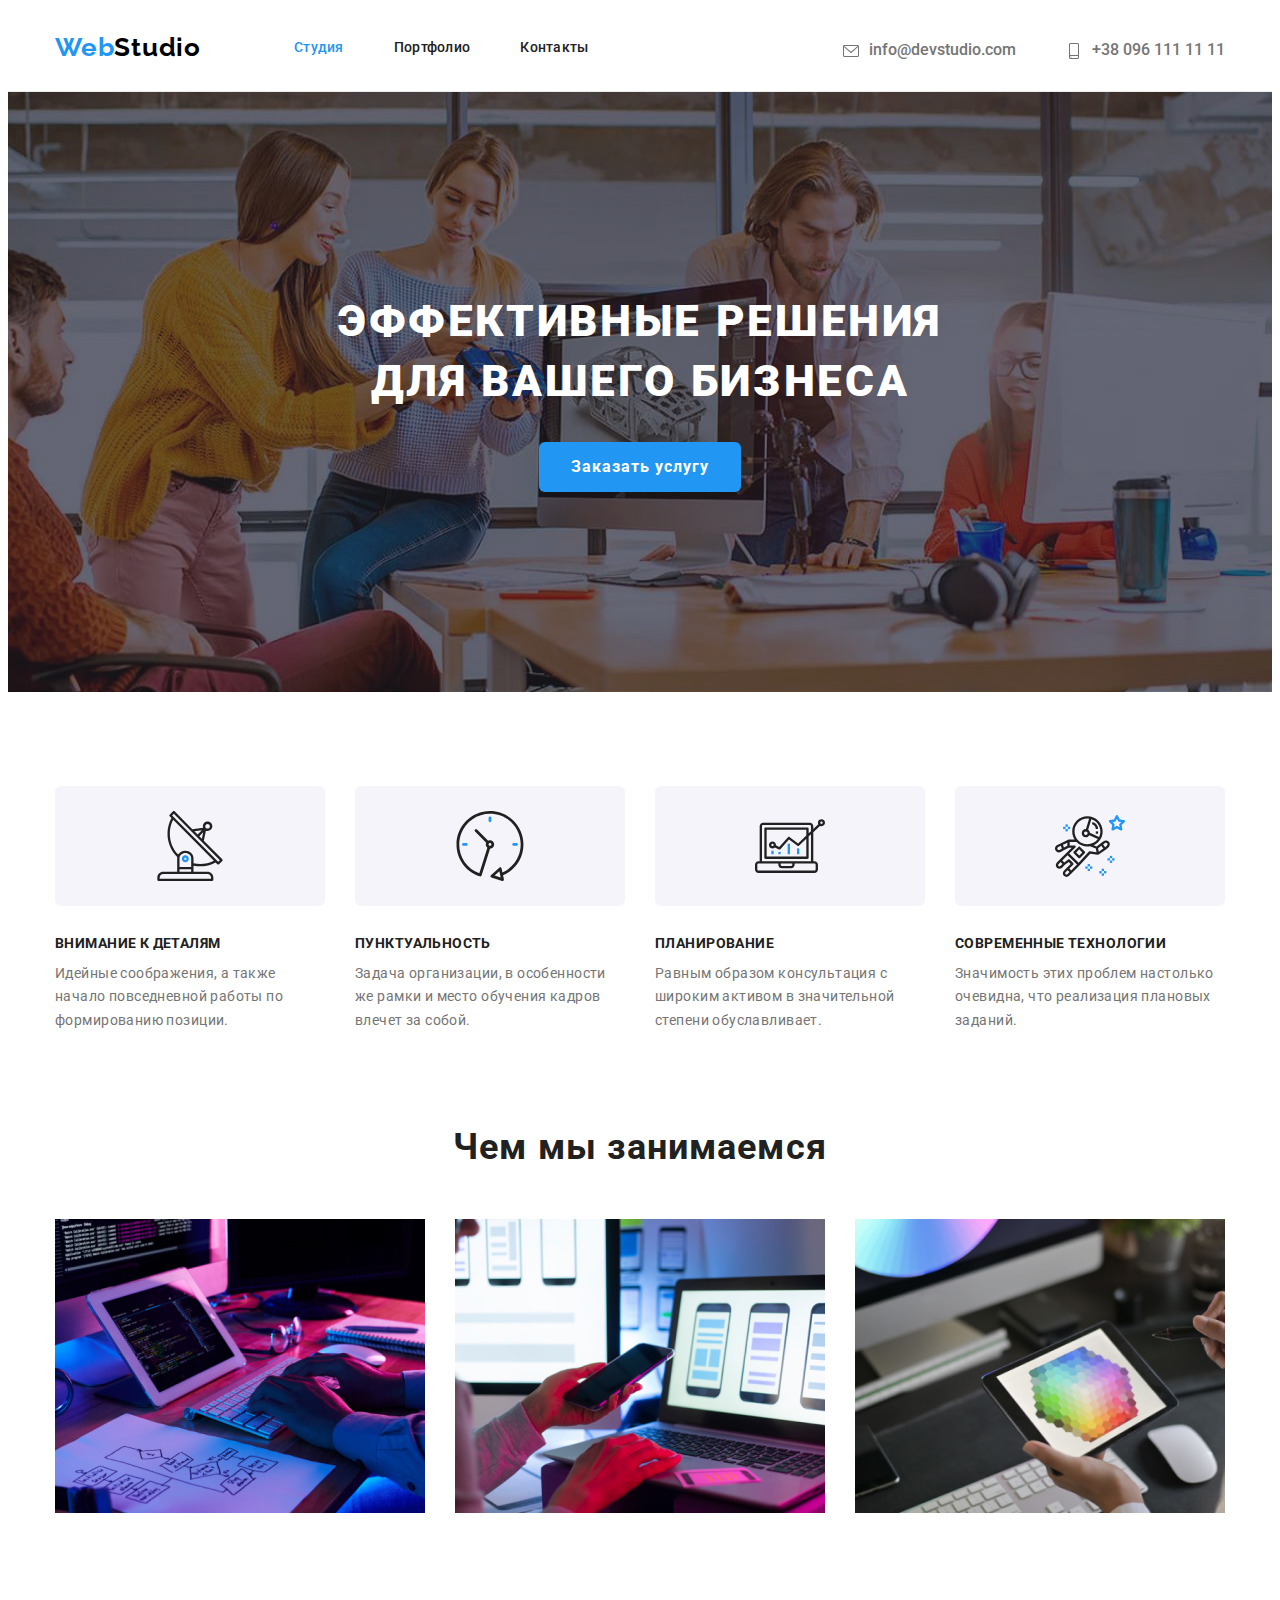
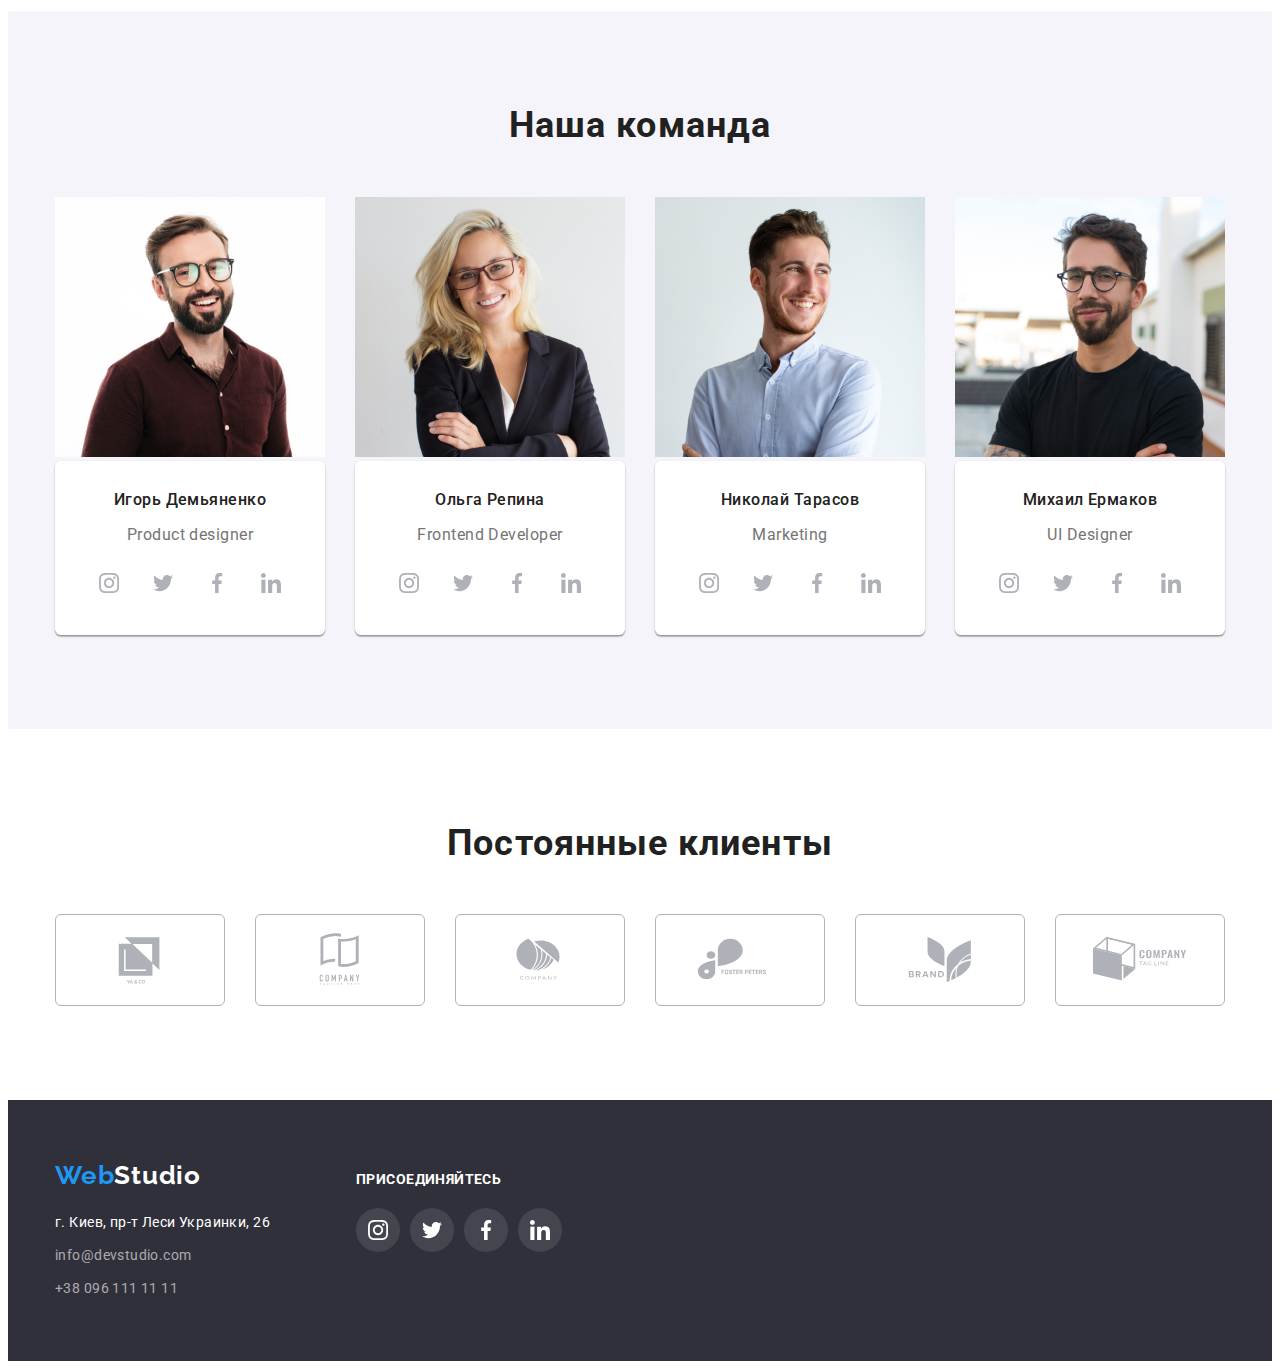
<file: index.html>
<!DOCTYPE html>
<html lang="ru">
<head>
    <meta charset="UTF-8">
    <meta http-equiv="X-UA-Compatible" content="IE=edge">
    <meta name="viewport" content="width=device-width, initial-scale=1.0">
    <link rel="preconnect" href="https://fonts.googleapis.com">
    <link rel="preconnect" href="https://fonts.gstatic.com" crossorigin>
    <link href="https://fonts.googleapis.com/css2?family=Raleway:wght@700&family=Roboto:wght@400;500;700;900&display=swap"
    rel="stylesheet">
    <link rel="stylesheet" href="https://cdnjs.cloudflare.com/ajax/libs/modern-normalize/1.1.0/modern-normalize.min.css"
        integrity="sha512-wpPYUAdjBVSE4KJnH1VR1HeZfpl1ub8YT/NKx4PuQ5NmX2tKuGu6U/JRp5y+Y8XG2tV+wKQpNHVUX03MfMFn9Q=="
        crossorigin="anonymous" referrerpolicy="no-referrer" />
    <link rel="stylesheet" href="./css/style.css">
    <title>Document</title>
</head>
<body>
        <!--ШАПКА-->
        <header class="header-border">
                <div class="container" >
                    <nav class="header-main">
                        <a href="" class="logo logo-header">Web<span class="logo-studio">Studio</span></a>
                        <ul class="nav ul-header">
                            <li class="nav-item">
                                <a href="./index.html" class="nav-link current">Студия</a>
                            </li>
                            <li class="nav-item">
                                <a href="./portfolio.html" class="nav-link">Портфолио</a>
                            </li>
                            <li class="nav-item">
                                <a href="" class="nav-link">Контакты</a>
                            </li>
                        </ul>
                        <ul class="contacts-list" >
                        <li class="li-mail">
                            <a href="mailto:info@devstudio.com" class="contacts"><svg class="header-mail" >
                                <use href="./images/icons.svg#icon-envelope"></use>
                            </svg>info@devstudio.com
                            </a>
                        <li class="contacts-last-child"><a href="tel:+380961111111" class="contacts"><svg class="header-phone" >
                            <use href="./images/icons.svg#icon-smartphone"></use>
                        </svg>+38 096 111 11 11</a>
                        </li>
                    </ul>
                    </nav>
                </div>
        </header>
    <main> <!--ГЕРОЙ-->
        <section class="hero-section">
            <div class="container">
                <h1 class="hero-title">Эффективные решения
                    для вашего бизнеса</h1>
                <button type="button" class="hero-button button">Заказать услугу</button>
            </div>
        </section>
                    <!--КАК МЫ РАБОТАЕМ-->
            <section class="section">
            <div class="container">
                <h2 class="hidden">Как мы работаем</h2> 
                <ul class="ul-features">
                    <li class="features-item">
                        <p class="icon-block-features">
                            <svg class="features-icon" width="70" height="70">
                                <use href="./images/icons.svg#icon-antenna-1"></use>
                            </svg>
                        </p>
                        <h3 class="features">Внимание к деталям</h3>
                        <p class="features-paragraph">Идейные соображения, а также начало повседневной работы по формированию позиции.
                        </p>
                    </li >
                    <li class="features-item">
                        <p class="icon-block-features">
                            <svg class="features-icon" width="70" height="70">
                                <use href="./images/icons.svg#icon-clock-1"></use>
                            </svg>
                        </p>
                        <h3 class="features">Пунктуальность</h3>
                        <p class="features-paragraph">Задача организации, в особенности же рамки и место обучения кадров влечет за
                            собой.</p>
                    </li>
                    <li class="features-item">
                        <p class="icon-block-features">
                            <svg class="features-icon" width="70" height="70">
                                <use href="./images/icons.svg#icon-lap-top"></use>
                            </svg>
                        </p>
                        <h3 class="features">Планирование</h3>
                        <p class="features-paragraph">Равным образом консультация с широким активом в значительной степени
                            обуславливает.</p>
                    </li>
                    <li class="features-item">
                        <p class="icon-block-features">
                            <svg class="features-icon" width="70" height="70">
                                <use href="./images/icons.svg#icon-astronaut-1"></use>
                            </svg>
                        </p>
                        <h3 class="features">Современные ТЕХНОЛОГИИ</h3>
                        <p class="features-paragraph">Значимость этих проблем настолько очевидна, что реализация плановых заданий.</p>
                    </li>
                </ul>
            </div>            
            </section>
        <!--ЧЕМ МЫ ЗАНИМАЕМСЯ-->
        <section class="section-what-we-do">
            <div class="container">
                <h2 class="title-examples">Чем мы занимаемся</h2>
                <ul class="ul-what-we-do">
                    <li class="what-we-do-item"><img width="370" height="294" class="img" src="./images/box1.jpg" alt="Картинка планшета"> </li>
                    <li class="what-we-do-item"><img width="370" height="294" class="img" src="./images/box2.jpg" alt="Картинка ноутбука"> </li>
                    <li class="what-we-do-item"><img width="370" height="294" class="img" src="./images/box3.jpg" alt="Картинка планшета в руках"> </li>
                </ul>
            </div>
        </section>
        <!--НАША КОМАНДА-->
        <section class="out-team section">
            <div class="container">
                <h2 class="title-examples">Наша команда</h2>
                <ul class="team">
                    <li class="team-item">
                        <img src="./images/team1.jpg" class="" alt="Игорь_Демьяненко" width=270 height="260">
                        <div class="border-main">
                            <h3 class="names responcibilities">Игорь Демьяненко</h3>
                            <p class="responcibilities" lang="en">Product designer</p>
                            <ul class="team-icons-list">
                                <li class="team-icons-item">
                                    <a href="" class="team-link">
                                        <svg class="team-social-icon" width="20" height="20">
                                            <use href="./images/icons.svg#icon-instagram1"></use>
                                        </svg>
                                    </a>
                                </li>
                                <li class="team-icons-item">
                                    <a href="" class="team-link">
                                        <svg class="team-social-icon" width="20" height="20">
                                            <use href="./images/icons.svg#icon-twitter-1"></use>
                                        </svg>
                                    </a>
                                </li><li class="team-icons-item">
                                    <a href="" class="team-link">
                                        <svg class="team-social-icon" width="20" height="20">
                                            <use href="./images/icons.svg#icon-facebook-1"></use>
                                        </svg>
                                    </a>
                                </li><li class="team-icons-item">
                                    <a href="" class="team-link">
                                        <svg class="team-social-icon" width="20" height="20">
                                            <use href="./images/icons.svg#icon-linkedin-1"></use>
                                        </svg>
                                    </a>
                                </li>
                            </ul>
                        </div>
                    </li>
                    <li class="team-item">
                        <img src="./images/team2.jpg" alt="Ольга_Репина" width=270 height="260">
                        <div class="border-main">
                            <h3 class="names responcibilities">Ольга Репина</h3>
                            <p class="responcibilities" lang="en">Frontend Developer</p>
                            <ul class="team-icons-list">
                                <li class="team-icons-item">
                                    <a href="" class="team-link">
                                        <svg class="team-social-icon" width="20" height="20">
                                            <use href="./images/icons.svg#icon-instagram1"></use>
                                        </svg>
                                    </a>
                                </li>
                                <li class="team-icons-item">
                                    <a href="" class="team-link">
                                        <svg class="team-social-icon" width="20" height="20">
                                            <use href="./images/icons.svg#icon-twitter-1"></use>
                                        </svg>
                                    </a>
                                </li>
                                <li class="team-icons-item">
                                    <a href="" class="team-link">
                                        <svg class="team-social-icon" width="20" height="20">
                                            <use href="./images/icons.svg#icon-facebook-1"></use>
                                        </svg>
                                    </a>
                                </li>
                                <li class="team-icons-item">
                                    <a href="" class="team-link">
                                        <svg class="team-social-icon" width="20" height="20">
                                            <use href="./images/icons.svg#icon-linkedin-1"></use>
                                        </svg>
                                    </a>
                                </li>
                            </ul>
                        </div>
                    </li>
                    <li class="team-item">
                        <img src="./images/team3.jpg" alt="Николай_Тарасов" width=270 height="260">
                        <div class="border-main">
                            <h3 class="names responcibilities">Николай Тарасов</h3>
                            <p class="responcibilities" lang="en">Marketing</p>
                            <ul class="team-icons-list">
                                <li class="team-icons-item">
                                    <a href="" class="team-link">
                                        <svg class="team-social-icon" width="20" height="20">
                                            <use href="./images/icons.svg#icon-instagram1"></use>
                                        </svg>
                                    </a>
                                </li>
                                <li class="team-icons-item">
                                    <a href="" class="team-link">
                                        <svg class="team-social-icon" width="20" height="20">
                                            <use href="./images/icons.svg#icon-twitter-1"></use>
                                        </svg>
                                    </a>
                                </li>
                                <li class="team-icons-item">
                                    <a href="" class="team-link">
                                        <svg class="team-social-icon" width="20" height="20">
                                            <use href="./images/icons.svg#icon-facebook-1"></use>
                                        </svg>
                                    </a>
                                </li>
                                <li class="team-icons-item">
                                    <a href="" class="team-link">
                                        <svg class="team-social-icon" width="20" height="20">
                                            <use href="./images/icons.svg#icon-linkedin-1"></use>
                                        </svg>
                                    </a>
                                </li>
                            </ul>
                        </div>
                    </li>
                    <li class="team-item">
                        <img src="./images/team4.jpg" alt="Михаил_Ермаков" width=270 height="260" class="img">
                        <div class="border-main">
                            <h3 class="names responcibilities">Михаил Ермаков</h3>
                            <p class="responcibilities" lang="en">UI Designer</p>
                            <ul class="team-icons-list">
                                <li class="team-icons-item">
                                    <a href="" class="team-link">
                                        <svg class="team-social-icon" width="20" height="20">
                                            <use href="./images/icons.svg#icon-instagram1"></use>
                                        </svg>
                                    </a>
                                </li>
                                <li class="team-icons-item">
                                    <a href="" class="team-link">
                                        <svg class="team-social-icon" width="20" height="20">
                                            <use href="./images/icons.svg#icon-twitter-1"></use>
                                        </svg>
                                    </a>
                                </li>
                                <li class="team-icons-item">
                                    <a href="" class="team-link">
                                        <svg class="team-social-icon" width="20" height="20">
                                            <use href="./images/icons.svg#icon-facebook-1"></use>
                                        </svg>
                                    </a>
                                </li>
                                <li class="team-icons-item">
                                    <a href="" class="team-link">
                                        <svg class="team-social-icon" width="20" height="20">
                                            <use href="./images/icons.svg#icon-linkedin-1"></use>
                                        </svg>
                                    </a>
                                </li>
                            </ul>
                        </div>
                    </li>
                </ul>
            </div>
        </section>
        <section class="section">
            <h2 class="title-examples">Постоянные клиенты</h2>
            <ul class="team-icons-list">
                <li class="clients-item">
                    <a href="" class="clients-link">
                    <svg class="team-social-icon" width="106" height="60">
                        <use href="./images/icons.svg#icon-logo1"></use>
                    </svg>
                    </a>
                </li>
                <li class="clients-item">
                    <a href="" class="clients-link">
                        <svg class="team-social-icon" width="106" height="60">
                            <use href="./images/icons.svg#icon-logo2"></use>
                        </svg>
                    </a>
                </li>
                <li class="clients-item">
                    <a href="" class="clients-link">
                        <svg class="team-social-icon" width="106" height="60">
                            <use href="./images/icons.svg#icon-logo3"></use>
                        </svg>
                    </a>
                </li>
                <li class="clients-item">
                    <a href="" class="clients-link">
                        <svg class="team-social-icon" width="106" height="60">
                            <use href="./images/icons.svg#icon-logo4"></use>
                        </svg>
                    </a>
                </li>
                <li class="clients-item">
                    <a href="" class="clients-link">
                        <svg class="team-social-icon" width="106" height="60">
                            <use href="./images/icons.svg#icon-logo5"></use>
                        </svg>
                    </a>
                </li>
                <li class="clients-item">
                    <a href="" class="clients-link">
                        <svg class="team-social-icon" width="106" height="60">
                            <use href="./images/icons.svg#icon-logo6"></use>
                        </svg>
                    </a>
                </li>
            </ul>
        </section>
    </main>
        <!--ПОДВАЛ-->
    <footer class="footer"> 
            <section class="footer-container">
                <div class="container-footer-left">
                    <a href="" class="logo logo-foot-main">Web<span class="logo-footer">Studio</span></a>
                    <address>
                        <ul>
                            <li class="footer-li-margins"><a href="https://goo.gl/maps/7hmKTm9yFbBLXRid7" class="footer-address">г.
                                    Киев, пр-т Леси Украинки,
                                    26</a></li>
                            <li class="footer-li-margins"><a href="mailto:info@devstudio.com"
                                    class="email-phone">info@devstudio.com</a><br></li>
                            <li class="footer-li-margins"><a href="tel:+380961111111" class="nav email-phone">+38 096 111 11 11</a></li>
                        </ul>
                    </address>
                </div>
                <div class="container-footer-right">
                    <h2 class="join-footer">Присоединяйтесь</h2>
                    <ul class="team">
                        <li class="team-icons-item">
                            <a href="" class="footer-link">
                                <svg class="team-social-icon" width="20" height="20">
                                    <use href="./images/icons.svg#icon-instagram1"></use>
                                </svg>
                            </a>
                        </li>
                        <li class="team-icons-item">
                            <a href="" class="footer-link">
                                <svg class="team-social-icon" width="20" height="20">
                                    <use href="./images/icons.svg#icon-twitter-1"></use>
                                </svg>
                            </a>
                        </li>
                        <li class="team-icons-item">
                            <a href="" class="footer-link">
                                <svg class="team-social-icon" width="20" height="20">
                                    <use href="./images/icons.svg#icon-facebook-1"></use>
                                </svg>
                            </a>
                        </li>
                        <li class="team-icons-item">
                            <a href="" class="footer-link">
                                <svg class="team-social-icon" width="20" height="20">
                                    <use href="./images/icons.svg#icon-linkedin-1"></use>
                                </svg>
                            </a>
                        </li>
                    </ul>
                </div>
            </section>
    </footer>
</body>
</html>
</file>
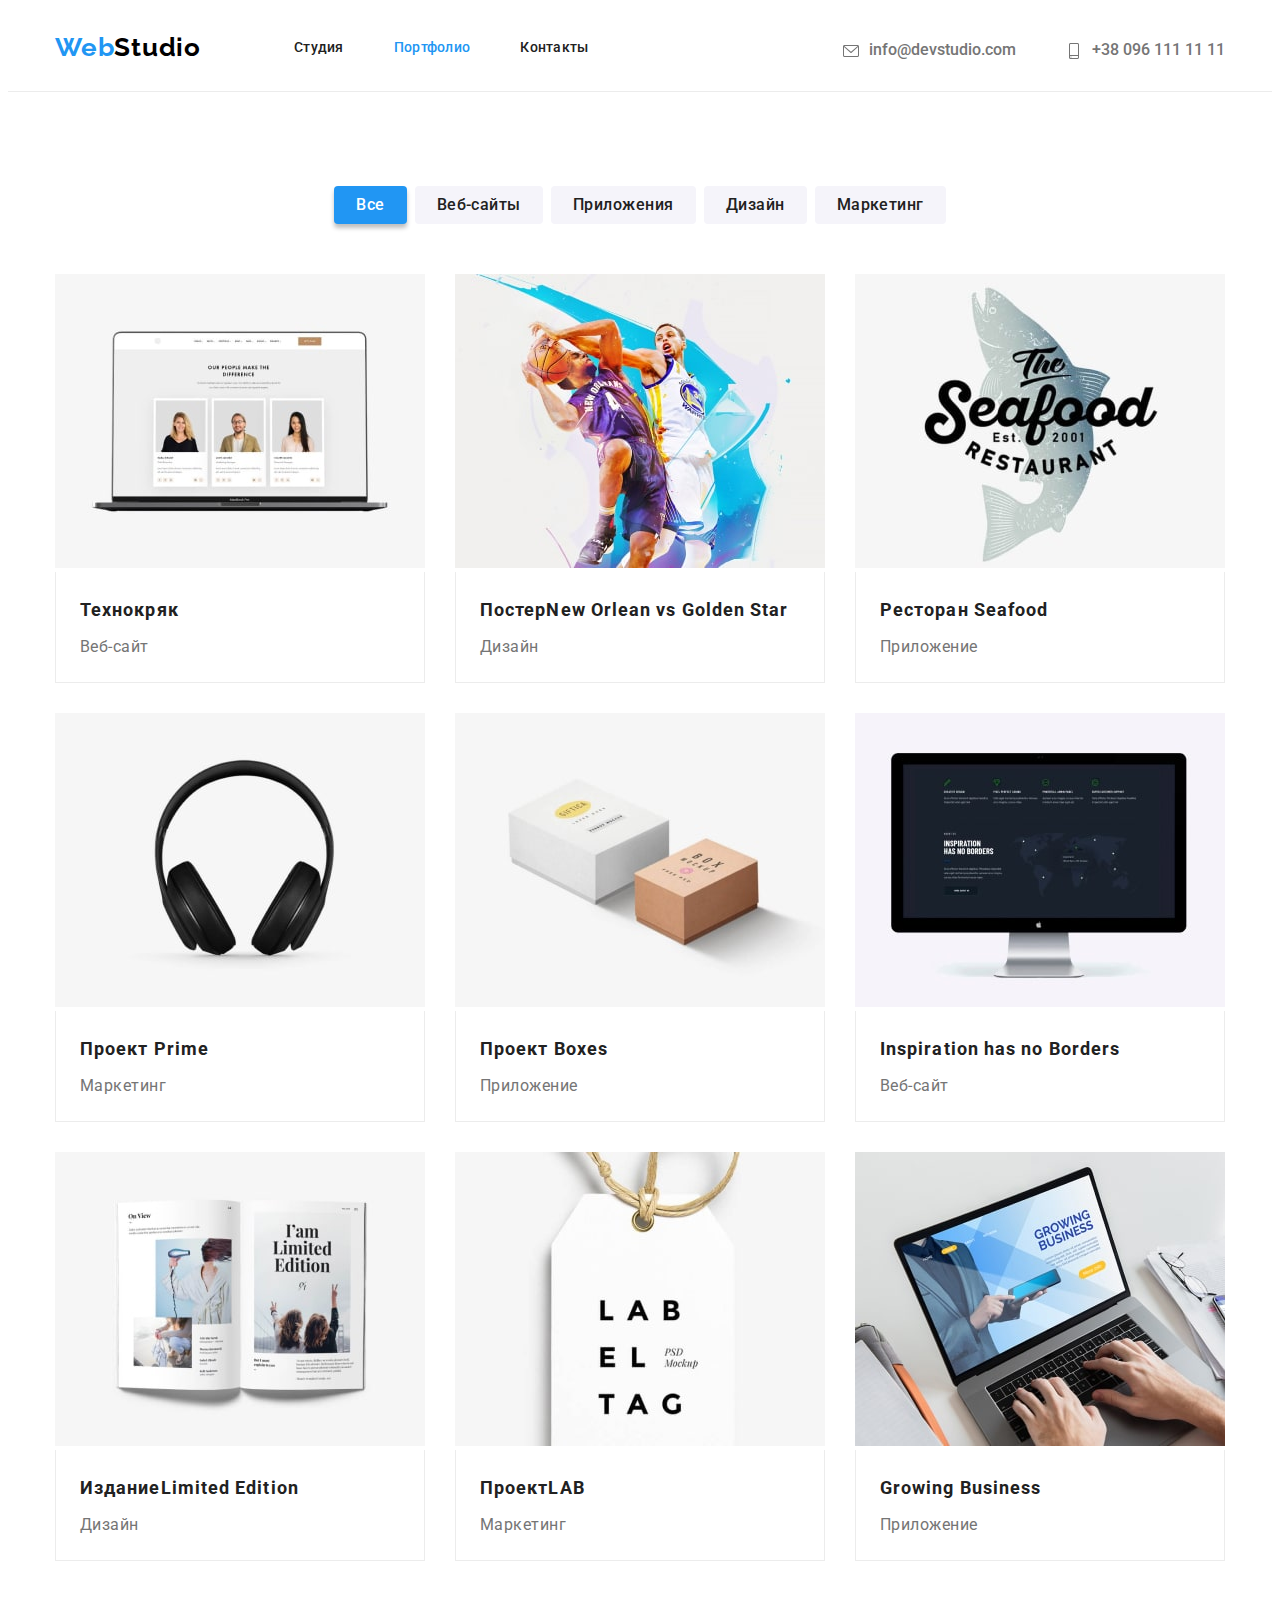
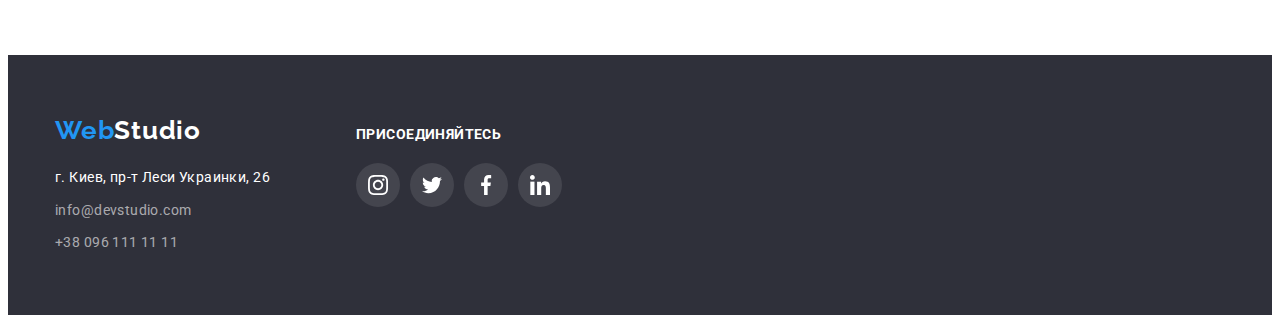
<file: portfolio.html>
<!DOCTYPE html>
<html lang="ru">
<head>
    <meta charset="UTF-8">
    <meta http-equiv="X-UA-Compatible" content="IE=edge">
    <meta name="viewport" content="width=device-width, initial-scale=1.0">
    <link rel="preconnect" href="https://fonts.googleapis.com">
    <link rel="preconnect" href="https://fonts.gstatic.com" crossorigin>
    <link
        href="https://fonts.googleapis.com/css2?family=Raleway:wght@700&family=Roboto:wght@400;500;700;900&display=swap"
        rel="stylesheet">
    <link rel="stylesheet" href="https://cdnjs.cloudflare.com/ajax/libs/modern-normalize/1.1.0/modern-normalize.min.css"
        integrity="sha512-wpPYUAdjBVSE4KJnH1VR1HeZfpl1ub8YT/NKx4PuQ5NmX2tKuGu6U/JRp5y+Y8XG2tV+wKQpNHVUX03MfMFn9Q=="
        crossorigin="anonymous" referrerpolicy="no-referrer" />
    <link rel="stylesheet" href="./css/style.css">
    <title>Document</title>
</head>
<body>
        <!--ШАПКА-->
<header class="header-border">
    <div class="container">
        <nav class="header-main">
            <a href="" class="logo logo-header">Web<span class="logo-studio">Studio</span></a>
            <ul class="nav ul-header">
                <li class="nav-item">
                    <a href="./index.html" class="nav-link">Студия</a>
                </li>
                <li class="nav-item">
                    <a href="./portfolio.html" class="nav-link current">Портфолио</a>
                </li>
                <li class="nav-item">
                    <a href="" class="nav-link">Контакты</a>
                </li>
            </ul>
            <ul class="contacts-list">
                <li class="li-mail">
                    <a href="mailto:info@devstudio.com" class="contacts"><svg class="header-mail">
                            <use href="./images/icons.svg#icon-envelope"></use>
                        </svg>info@devstudio.com
                    </a>
                <li class="contacts-last-child"><a href="tel:+380961111111" class="contacts"><svg class="header-phone">
                            <use href="./images/icons.svg#icon-smartphone"></use>
                        </svg>+38 096 111 11 11</a>
                </li>
            </ul>
        </nav>
    </div>
</header>
        <main>
            <section class="section">
                <!--<h1>Портфолио</h1-->
                <div class="container">
                <ul class="ul-filter">
                    <li class="filter-margins"><button type="button" class="button filter-button filter-current">Все</button></li>
                    <li class="filter-margins"><button type="button" class="button filter-button">Веб-сайты</button></li>
                    <li class="filter-margins"><button type="button" class="button filter-button">Приложения</button></li>
                    <li class="filter-margins"><button type="button" class="button filter-button">Дизайн</button></li>
                    <li class="filter-margins"><button type="button" class="button filter-button">Маркетинг</button></li>
                </ul>
                
                    <ul class="flex-container">
                        <li class="flex-item">
                                <a href="" class="portfolio-link card-hover">
                                    <div class="">
                                        <img width="370" height="294" class="img" src="./images/portfolio1.jpg" alt="Картинка сайта">
                                        <div class="border-portfolio">
                                            <h2 class="portfolio-title">Технокряк</h2>
                                            <p class="portfolio-paragraph">Веб-сайт</p>
                                        </div>
                                    </div>
                                </a>
                        </li>
                        <li class="flex-item">
                            <a href="" class="portfolio-link card-hover">
                                <div class="card-hover">
                                    <img width="370" height="294" class="img" src="./images/portfolio2.jpg" alt="Два баскетболиста">
                                    <div class="border-portfolio">
                                        <h2 class="portfolio-title">Постер<span lang="en">New Orlean vs Golden Star</span></h2>
                                        <p class="portfolio-paragraph">Дизайн</p>
                                    </div>
                                </div>
                            </a>
                        </li>
                        <li class="flex-item">
                            <a href="" class="portfolio-link card-hover">
                                <img width="370" height="294" class="img" src="./images/portfolio3.jpg" alt="Ресторан Seafood">
                                <div class="border-portfolio">
                                    <h2 class="portfolio-title">Ресторан <span lang="en">Seafood</span></h2>
                                    <p class="portfolio-paragraph">Приложение</p>
                                </div>
                            </a>
                        </li>
                        <li class="flex-item">
                            <a href="" class="portfolio-link card-hover">
                                <img width="370" height="294" class="img" src="./images/portfolio4.jpg" alt="Наушники">
                                <div class="border-portfolio">
                                    <h2 class="portfolio-title">Проект <span lang="en">Prime</span></h2>
                                    <p class="portfolio-paragraph">Маркетинг</p>
                                </div>
                            </a>
                        </li>
                        <li class="flex-item">
                            <a href="" class="portfolio-link card-hover">
                                <img width="370" height="294" class="img" src="./images/portfolio5.jpg" alt="Две коробочки">
                                <div class="border-portfolio">
                                    <h2 class="portfolio-title">Проект <span lang="en">Boxes</span></h2>
                                    <p class="portfolio-paragraph">Приложение</p>
                                </div>
                            </a>
                        </li>
                        <li class="flex-item">
                            <a href="" class="portfolio-link card-hover">
                                <img width="370" height="294" class="img" src="./images/portfolio6.jpg" alt="Монитор">
                                <div class="border-portfolio">
                                    <h2 lang="en" class="portfolio-title">Inspiration has no Borders</h2>
                                    <p class="portfolio-paragraph">Веб-сайт</p>
                                </div>
                            </a>
                        </li>
                        <li class="flex-item">
                            <a href="" class="portfolio-link card-hover">
                                <img width="370" height="294" class="img" src="./images/portfolio7.jpg" alt="Открытая книга">
                                <div class="border-portfolio">
                                    <h2 class="portfolio-title">Издание<span lang="en">Limited Edition</span></h2>
                                    <p class="portfolio-paragraph">Дизайн</p>
                                </div>
                            </a>
                        </li>
                        <li class="flex-item">
                            <a href="" class="portfolio-link card-hover">
                                <img width="370" height="294" class="img" src="./images/portfolio8.jpg" alt="Тэг одежды">
                                <div class="border-portfolio">
                                    <h2 class="portfolio-title">Проeкт<span lang="">LAB</span></h2>
                                    <p class="portfolio-paragraph">Маркетинг</p>
                                </div>
                            </a>
                        </li>
                        <li class="flex-item">
                            <a href="" class="portfolio-link card-hover">
                                <img width="370" height="294" class="img" src="./images/portfolio9.jpg" alt="Работа за ноутом">
                                <div class="border-portfolio">
                                    <h2 lang="en" class="portfolio-title">Growing Business</h2>
                                    <p class="portfolio-paragraph">Приложение</p>
                                </div>
                            </a>
                        </li>
                    </ul>
                </div>
            </section>
        </main>
        <!--ПОДВАЛ-->
    <footer class="footer">
        <section class="footer-container">
            <div class="container-footer-left">
                <a href="" class="logo logo-foot-main">Web<span class="logo-footer">Studio</span></a>
                <address>
                    <ul>
                        <li class="footer-li-margins"><a href="https://goo.gl/maps/7hmKTm9yFbBLXRid7"
                                class="footer-address">г.
                                Киев, пр-т Леси Украинки,
                                26</a></li>
                        <li class="footer-li-margins"><a href="mailto:info@devstudio.com"
                                class="email-phone">info@devstudio.com</a><br></li>
                        <li class="footer-li-margins"><a href="tel:+380961111111" class="nav email-phone">+38 096 111 11
                                11</a></li>
                    </ul>
                </address>
            </div>
            <div class="container-footer-right">
                <h2 class="join-footer">Присоединяйтесь</h2>
                <ul class="team">
                    <li class="team-icons-item">
                        <a href="" class="footer-link">
                            <svg class="team-social-icon" width="20" height="20">
                                <use href="./images/icons.svg#icon-instagram1"></use>
                            </svg>
                        </a>
                    </li>
                    <li class="team-icons-item">
                        <a href="" class="footer-link">
                            <svg class="team-social-icon" width="20" height="20">
                                <use href="./images/icons.svg#icon-twitter-1"></use>
                            </svg>
                        </a>
                    </li>
                    <li class="team-icons-item">
                        <a href="" class="footer-link">
                            <svg class="team-social-icon" width="20" height="20">
                                <use href="./images/icons.svg#icon-facebook-1"></use>
                            </svg>
                        </a>
                    </li>
                    <li class="team-icons-item">
                        <a href="" class="footer-link">
                            <svg class="team-social-icon" width="20" height="20">
                                <use href="./images/icons.svg#icon-linkedin-1"></use>
                            </svg>
                        </a>
                    </li>
                </ul>
            </div>
        </section>
    </footer>
        </body>
        
        </html>
</file>
<file: css/style.css>
:root {
  /*---------------------------ROOT COLORS-----------------------*/
  --primary-text-color: #757575;
  --secondary-text-color: #212121;
  --accent-text-color: #2196f3;
  --title-text-color: #ffffff;
  --background-color: #ffffff;
  --secondary-background-color: #f5f4fa;
  --third-background-color: #2f303a;
  --icon-fill-main: #afb1b8;
  "printWidth": 100,
  "tabWidth": 2,
  "useTabs": false,
  "semi": true,
  "singleQuote": true,
  "trailingComma": "all",
  "bracketSpacing": true,
  "jsxBracketSameLine": false,
  "arrowParens": "avoid",
  "proseWrap": "always"
}
/*----------------------------------------BOX SIZING--------------------------------------*/
html {
  box-sizing: border-box;
}
*,
*::before,
*::after {
  box-sizing: inherit;
}
/*---------------------------------------------BODY--------------------------------------*/
body {
  font-family: "roboto", sans-serif;
  background-color: var(--background-color);
  color: var(--primary-text-color);
}
.list {
  list-style: none;
  text-decoration: none;
}
.container {
  width: 1200px;
  padding: 0 15px;
  margin: 0 auto;
}
.container-no-padding {
  width: 1200px;
  margin: 0 auto;
}
h1,
h2,
h3,
h4,
h5,
h6,
p {
  margin: 0 0;
}
ul {
  margin: 0;
  padding: 0;
  list-style: none;
}
.button {
  cursor: pointer;
}
.img {
  display: block;
max-width: 100%;
height: auto;
}

address {
  font-style: normal;
  text-decoration: none;
}
.section-what-we-do {
  padding-bottom: 94px;
}
.section {
  padding-top: 94px;
  padding-bottom: 94px;
}
.no-padding {
  padding-top: 0;
  padding-bottom: 0;
}
.hidden {
   position: absolute;
    width: 1px;
    height: 1px;
    margin: -1px;
    border: 0;
    padding: 0;
    white-space: nowrap;
    clip-path: inset(100%);
    clip: rect(0 0 0 0);
    overflow: hidden;
}

/*---------------------------------------------site nav-----------------------------------------------*/
.logo {
  margin-left: 0px;
  color: var(--accent-text-color);
  text-decoration: none;
  font-family: Raleway;
  font-weight: 700;
  font-size: 26px;
  line-height: 1.19;
  letter-spacing: 0.03em;
}
.logo-header {
  color: var(--accent-text-color);
  padding-top: 24px;
  padding-bottom: 25px;
  margin-right: 93px;
  color: var(--secondary-text-color);
  display: inline-block;
}
.logo.logo-header {
  color: var(--accent-text-color);
}
.logo-studio:hover,
.logo-studio:active {
  color: var(--accent-text-color);
}
.logo-studio {
  color: #000000;
}
.nav {
  display: flex;
  padding-left: 0px;
  font-weight: 500;
  font-size: 14px;
  line-height: 1.14;
  letter-spacing: 0.02em;
}
.nav:hover,
.nav:focus {
  color: var(--accent-text-color);
}
.nav-item {
  color: var(--secondary-text-color);
  margin-right: 50px;
}
.nav-item:last-child {
  margin-right: 0;
}
.nav-link {
  display: inline-block;
  padding-top: 32px;
  padding-bottom: 32px;
  color: var(--secondary-text-color);
  text-decoration: none;
}
.nav-link:hover,
.nav-link:focus {
  color: var(--accent-text-color);
}
.current {
  color: var(--secondary-text-color);
}
.section-title {
  color: var(--secondary-text-color);
}
.contacts-list {
    display: flex;
  margin-left: auto;
  align-items: center;
}
.contacts-last-child {
  margin-left: 50px;
}
.contacts {
  font-weight: 500;
  padding-top: 32px;
  padding-bottom: 32px;
  display: inline-block;
  color: var(--primary-text-color);
  text-decoration: none;
}
.contacts:hover,
.contacts:focus {
  color: var(--accent-text-color);
}
.header-main {
  padding-bottom: 0;
  display: flex;
}
.li-mail {
  display: flex;
  align-items: center;
}
.header-mail {
  width: 16px;
  height: 16px;
  display: inline-block;
  vertical-align: middle;
  fill: currentColor;
  margin-right: 10px;
}
.header-phone {
  width: 16px;
  height: 16px;
  display: inline-block;
  vertical-align: middle;
  fill: currentColor;
  margin-right: 10px;
}
/*---------------------------------------------HERO--------------------------------------*/
.hero-section {
  background-color: var(--third-background-color);
  background-image: linear-gradient(
      rgba(47, 48, 58, 0.4),
      rgba(47, 48, 58, 0.4)
    ),
    url(../images/hero-picture.jpg);
  background-repeat: no-repeat;
  background-size: cover;
  background-position: center;
  max-width: 1600px;
  margin: 0 auto;
  text-align: center;
  padding-top: 200px;
  padding-bottom: 200px;
}
.hero-title {
  display: block;
  margin-top: 0;
  margin-right: auto;
  margin-left: auto;
  margin-bottom: 30px;
  max-width: 696px;
  color: var(--title-text-color);
  font-weight: 900;
  font-size: 44px;
  line-height: 1.36;
  text-align: center;
  letter-spacing: 0.06em;
  text-transform: uppercase;
}

/*---------------------------------------------BUTTON--------------------------------------*/
.button {
  display: inline-block;
  font-family: inherit;
  font-size: 16px;
  display: flex;
  align-items: center;
  text-align: center;
  letter-spacing: 0.06em;
  border: none;
}
.hero-button {
  border-radius: 6px;
  line-height: 1.87;
  padding: 10px 32px;
  display: inline-block;
  text-align: center;
  color: var(--title-text-color);
  background-color: var(--accent-text-color);
  font-weight: 700;
}
.current {
  color: var(--accent-text-color);
}
.filter-button {
  border-radius: 4px;
  color: var(--secondary-text-color);
  background-color: var(--secondary-background-color);
  font-weight: 500;
  font-size: 16px;
  line-height: 1.62;
  text-align: center;
  letter-spacing: 0.03em;
  padding: 6px 22px;
  width: auto;
}
.filter-button:hover,
.filter-button:focus {
  color: var(--background-color);
  background-color: var(--accent-text-color);
   box-shadow: 0px 4px 4px rgba(0, 0, 0, 0.25);
}
.filter-current{
  color: var(--background-color);
  background-color: var(--accent-text-color);
  box-shadow: 0px 4px 4px rgba(0, 0, 0, 0.25);
}
.filter-margins {
  margin-left: 8px;
}
.filter-margins:first-child {
  margin-left: 0;
}
.btn {
  display: inline-block;
}
/*--------------------------------------------SECTION--------------------------------------------*/

ul {
  list-style: none;
}

/*-----------------------------------------Features Как мы работаем--------------------------------------*/
.ul-features {
  display: flex;
  padding-left: 0;
}
.ul-features:first-child {
  margin-left: 0;
}

.features-item + .features-item {
  margin-left: 30px;
}

.icon-block-features {
  margin-bottom: 30px;
  display: flex;
  background-color: var(--secondary-background-color);
  width: 270px;
  height: 120px;
  align-items: center;
  justify-content: center;
  border-radius: 6px;
}
.features-icon {
  display: inline-block;
  justify-content: center;
  align-items: center;
}
.features {
  margin-bottom: 10px;
  display: flex;
  color: var(--secondary-text-color);
  margin-bottom: 10px;
  font-weight: 700;
  font-size: 14px;
  line-height: 1.14;
  letter-spacing: 0.03em;
  text-transform: uppercase;
}
.features-paragraph {
  display: inline-block;
  width: 270px;
  font-size: 14px;
  line-height: 1.71;
  letter-spacing: 0.03em;
}

/*---------------------------------------------EXAMPLES--------------------------------------*/
.ul-what-we-do {
  display: flex;
  padding-left: 0;
}
.what-we-do-item {
  margin-left: 30px;
}
.what-we-do-item:first-child {
  margin-left: 0;
}
.title-examples {
  margin-bottom: 50px;

  color: var(--secondary-text-color);
  font-weight: 700;
  font-size: 36px;
  line-height: 1.16;
  text-align: center;
  letter-spacing: 0.03em;
}
/*---------------------------------------------OUR TEAM--------------------------------------*/
.out-team {
  background-color: var(--secondary-background-color);
}
.team {
  display: flex;
}
.img {
  display: inline-block;
}
.team-item {
  margin-right: 30px;
  width: calc(100% / 4);
}
.team-item:last-child {
  margin-right: 0;
}

.div-team {
  background-color: var(--background-color);
}
.names {
  color: var(--secondary-text-color);
  font-weight: 500;
  margin-bottom: 10px;
}
.responcibilities {
  font-size: 16px;
  line-height: 1.18;
  text-align: center;
  letter-spacing: 0.03em;
  margin-bottom: 16px;
}
.team-icons-list {
  display: flex;
  justify-content: center;
}
.team-icons-item {
  width: 44px;
  height: 44px;
}
.team-icons-item + .team-icons-item {
  margin-left: 10px;
}
.team-social-icon {
  fill: currentColor;
}
/* .team-social-icon:hover,
.team-social-icon:focus {
  fill: var(--title-text-color);
} */
.team-link {
  width: 100%;
  height: 100%;
  border-radius: 50%;
  display: flex;
  align-items: center;
  justify-content: center;
  color: var(--icon-fill-main);
}
.team-link:hover,
.team-link:focus {
  background-color: var(--accent-text-color);
  color: var(--title-text-color);
}
/* .team-link:hover .team-social-icon,
.team-link:focus .team-social-icon {
  fill: var(--title-text-color);
} */
/*-------------------------------------OUR CLIENTS--------------------------------------*/
.clients-item {
  width: 170px;
  height: 92px;
}
.clients-item + .clients-item {
  margin-left: 30px;
}
.clients-link {
  width: 100%;
  height: 100%;
  border-radius: 6px;
  display: flex;
  align-items: center;
  justify-content: center;
  color: var(--icon-fill-main);
  border: 1px solid var(--icon-fill-main);
}
.clients-link:hover,
.clients-link:focus {
  color: var(--accent-text-color);
  border: 1px solid var(--accent-text-color)
}
/*---------------------------------------------FOOTER--------------------------------------*/

.footer {
  padding-top: 60px;
  padding-bottom: 60px;
  background-color: var(--third-background-color);
  
}
.footer-container {

  display: flex;
  align-items: baseline;
  width: 1200px;
  padding: 0 15px;
  margin: 0 auto;
  text-align: baseline;
}
.footer-link {
  width: 100%;
  height: 100%;
  border-radius: 50%;
  display: flex;
  align-items: center;
  justify-content: center;
  color: var(--title-text-color);
  background-color: rgba(255, 255, 255, 10%);
}
.footer-link:hover,
.footer-link:focus {
  background-color:var(--accent-text-color);
}
.logo-foot-main {
  display: inline-block;
  margin-bottom: 20px;
}
.logo-footer {
  color: var(--title-text-color);
}
.container-footer-left {
  display: block;
  min-width: 231px;
  margin-right: 70px;
}
.container-footer-right {

}
.footer-address {
  display: inline-block;
  text-decoration: none;
  font-style: normal;
  font-weight: 400;
  color: var(--title-text-color);
  font-size: 14px;
  line-height: 1.71;
  letter-spacing: 0.03em;
}
.email-phone {
  display: inline-block;
  text-decoration: none;
  font-weight: 400;
  color: rgba(255, 255, 255, 0.6);
  font-size: 14px;
  line-height: 1.71;
  letter-spacing: 0.03em;
}
.email-phone:hover,
.email-phone:focus {
  color: var(--accent-text-color);
}
.footer-address:hover,
.footer-address:focus {
  color: var(--accent-text-color);
}
.footer-li-margins {
  max-width: 231px;
  margin-bottom: 9px;
}
.footer-li-margins:last-child {
  margin-bottom: 0;
}
.join-footer {
margin-bottom: 20px;
color: var(--title-text-color);
font-weight: 700;
font-size: 14px;
line-height: 1.14;
letter-spacing: 0.03em;
text-transform: uppercase;
}
/*---------------------------------------------PORTFOLIO--------------------------------------*/
.header-border {
  border-bottom: 1px solid #ececec;
}
.border-main {
  padding: 30px 32px;
  background-color: var(--background-color);
  border-radius: 6px;
  box-shadow:  0px 1px 3px rgba(0, 0, 0, 0.12), 0px 1px 1px rgba(0, 0, 0, 0.14), 0px 2px 1px rgba(0, 0, 0, 0.2);;
}
.border-portfolio {
  border-bottom: 1px solid #ececec;
  border-right: 1px solid #ececec;
  border-left: 1px solid #ececec;
  padding: 20px 24px;
}

.nav-portfolio {
  display: flex;
  align-items: center;
}

.p-portfolio-padding {
  padding-bottom: 27px;
}
.ul-filter {
  display: flex;
  justify-content: center;
  margin-bottom: 50px;
}
.portfolio-link {
  text-decoration: none;
  display: block;
}
.portfolio-title {
  color: var(--secondary-text-color);
  font-weight: 700;
  font-size: 18px;
  line-height: 2;
  letter-spacing: 0.06em;
  margin-top: 0;
  margin-bottom: 4px;
}
.portfolio-paragraph {
  color: var(--primary-text-color);
  font-size: 16px;
  line-height: 1.87;
  letter-spacing: 0.03em;
}
.flex-container {
  display: flex;
  flex-wrap: wrap;
  padding-left: 0;
}
.flex-item {
  width: 370px;
  margin-right: 30px;
  margin-bottom: 30px;
}
.flex-item:nth-child(3n) {
  margin-right: 0;
}
.flex-item:nth-last-child(-n + 3) {
  margin-bottom: 0;
}
.ul-contacts-portfolio {
  margin-left: auto;
}
.contacts-portfolio {
  display: flex;
  color: var(--primary-text-color);
  text-decoration: none;
}
.contacts-portfolio + .contacts-portfolio {
  margin-left: 50px;
}
.contacts-portfolio:hover,
.contacts-portfolio:focus {
  color: var(--accent-text-color);
}
.header-ul-margin {
  margin-left: 93px;
  padding-top: 32px;
  padding-bottom: 32px;
}
.card-hover:hover,
.card-hover:focus {
  box-shadow: 0px 1px 1px rgba(0, 0, 0, 0.12), 0px 4px 4px rgba(0, 0, 0, 0.06), 1px 4px 6px rgba(0, 0, 0, 0.16);
}
</file>
